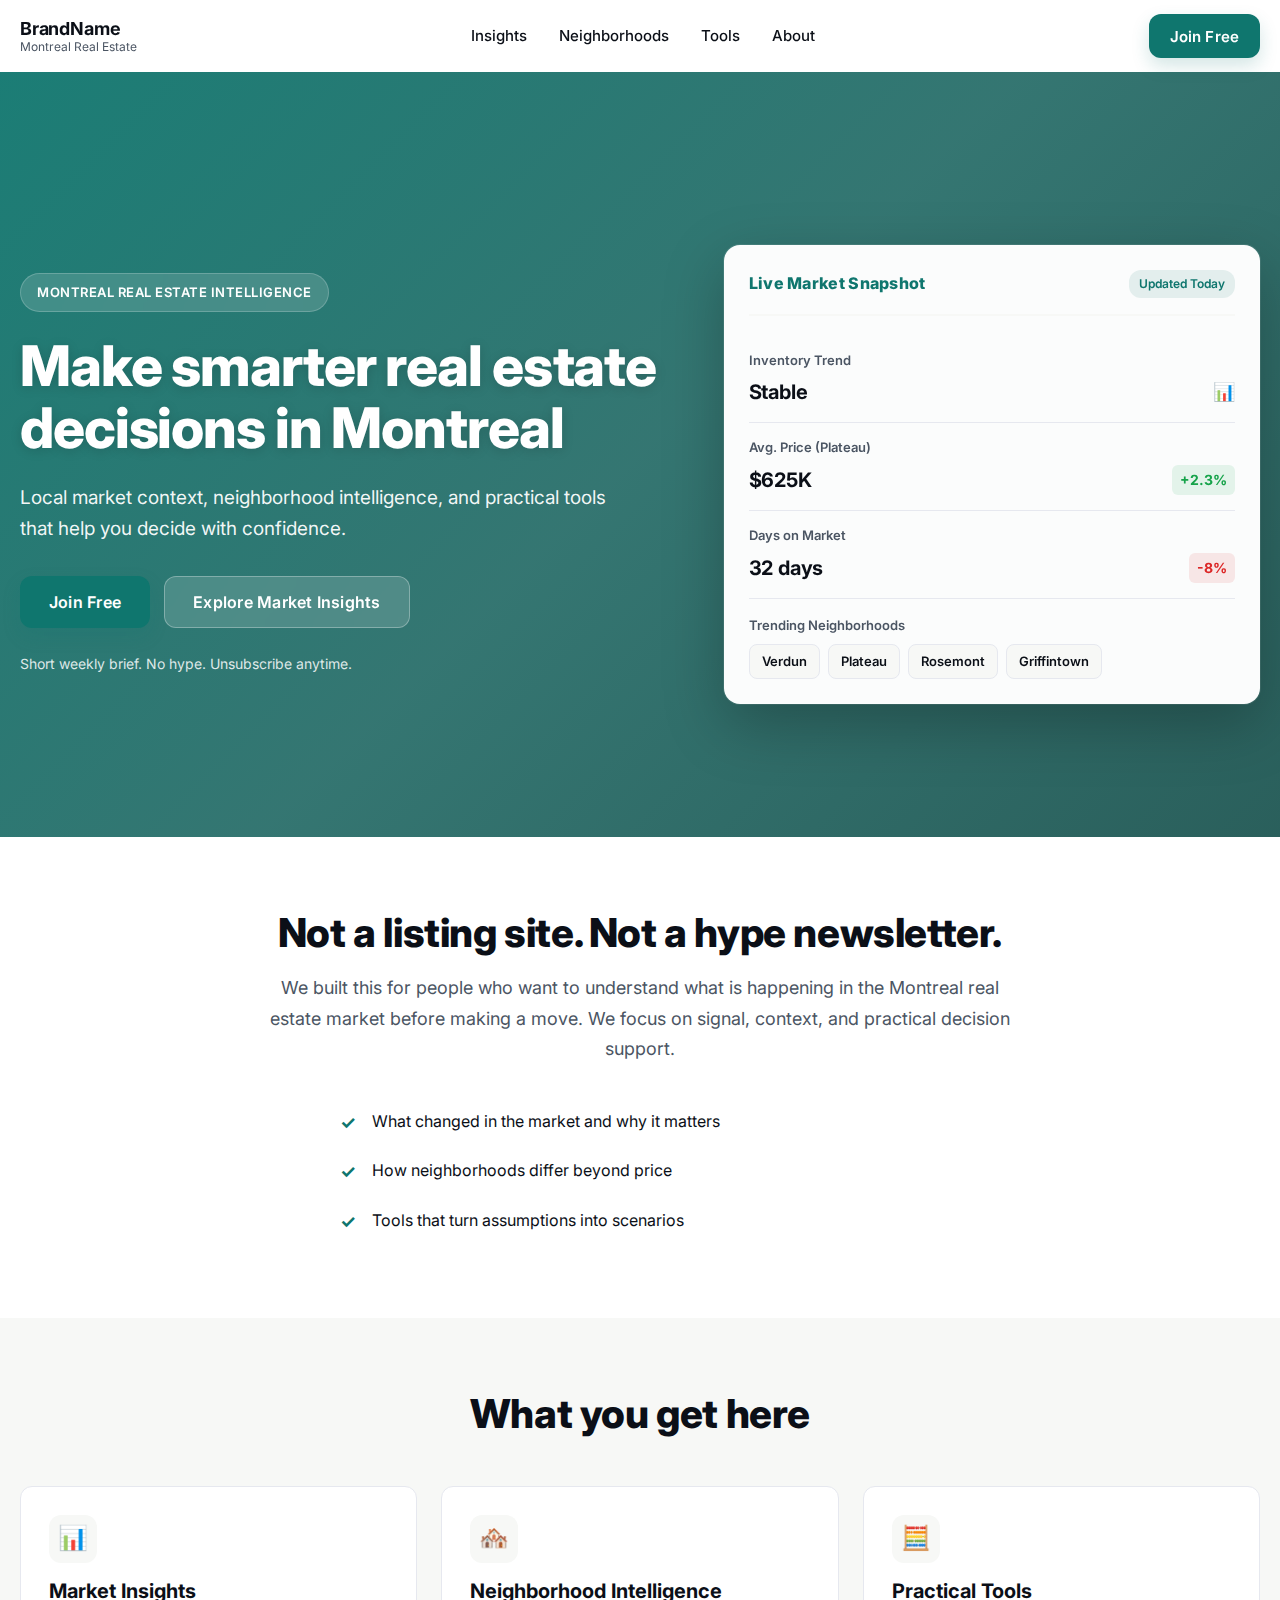
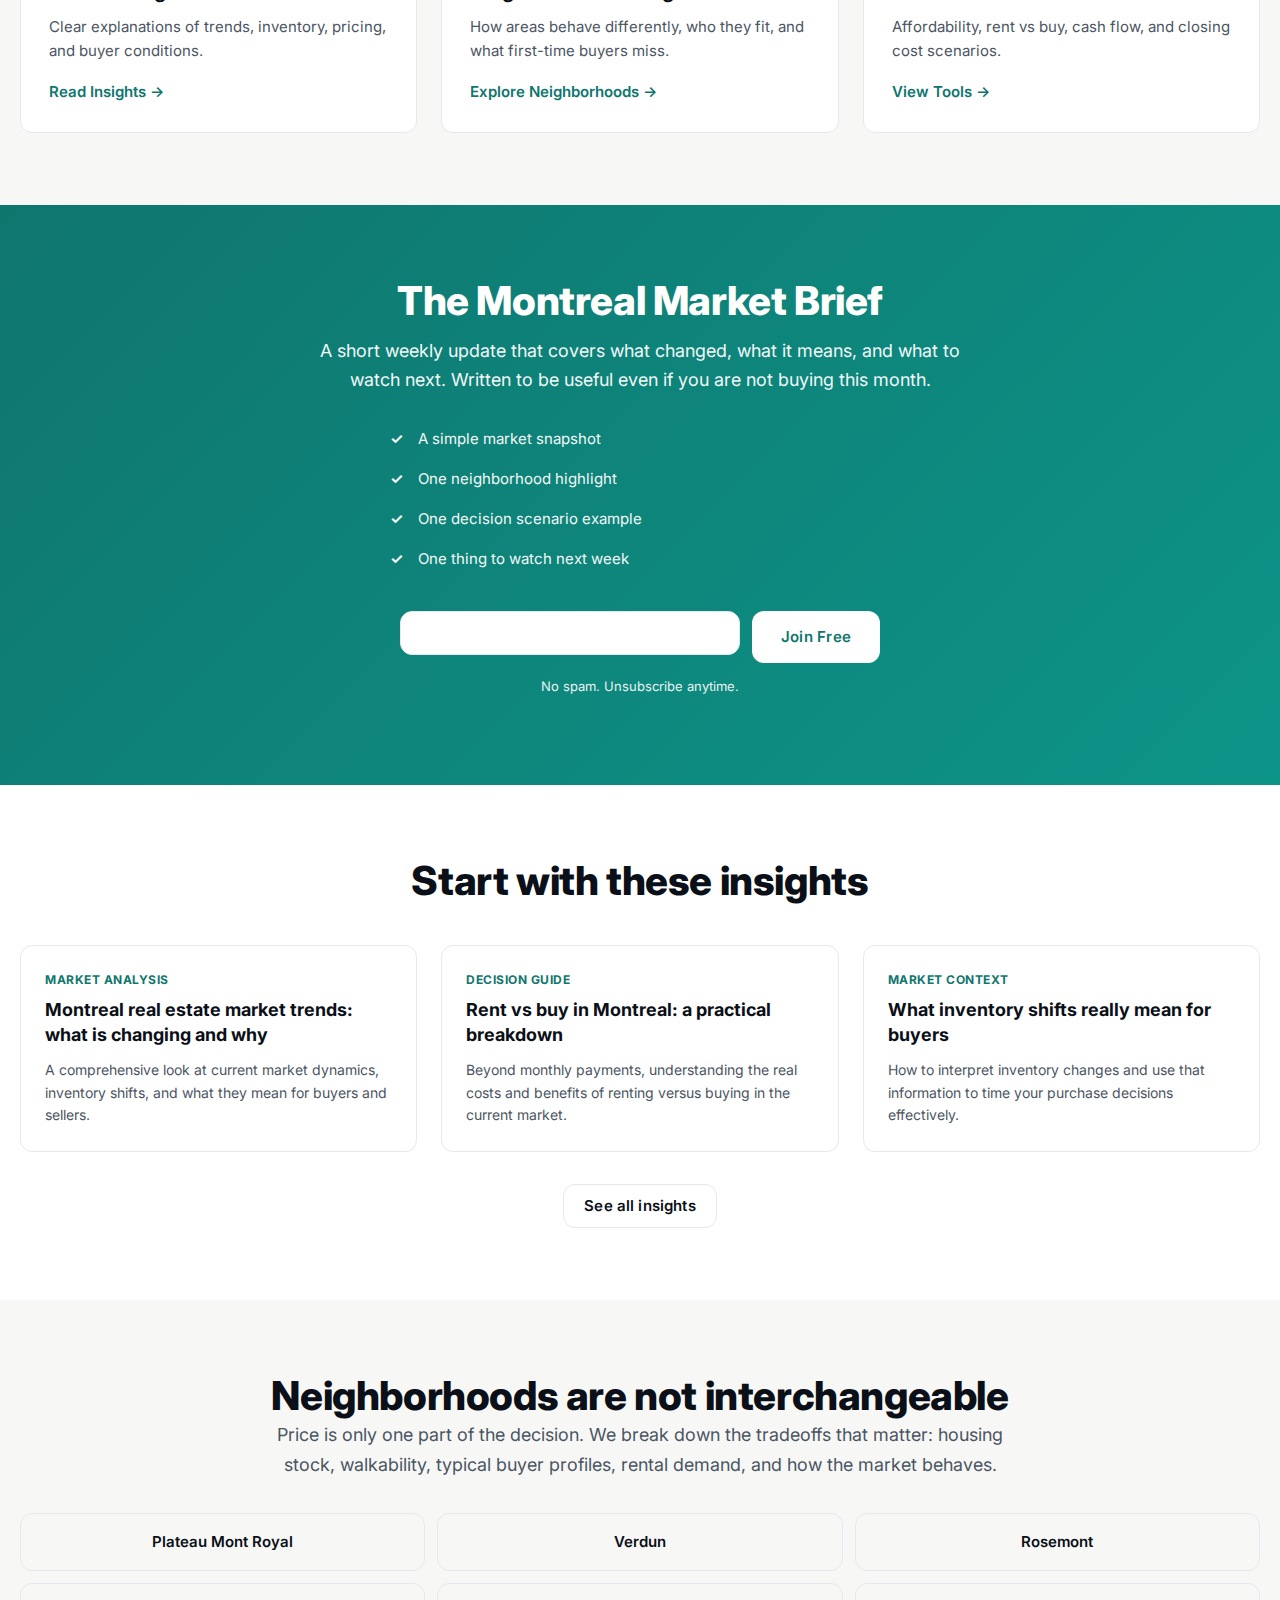
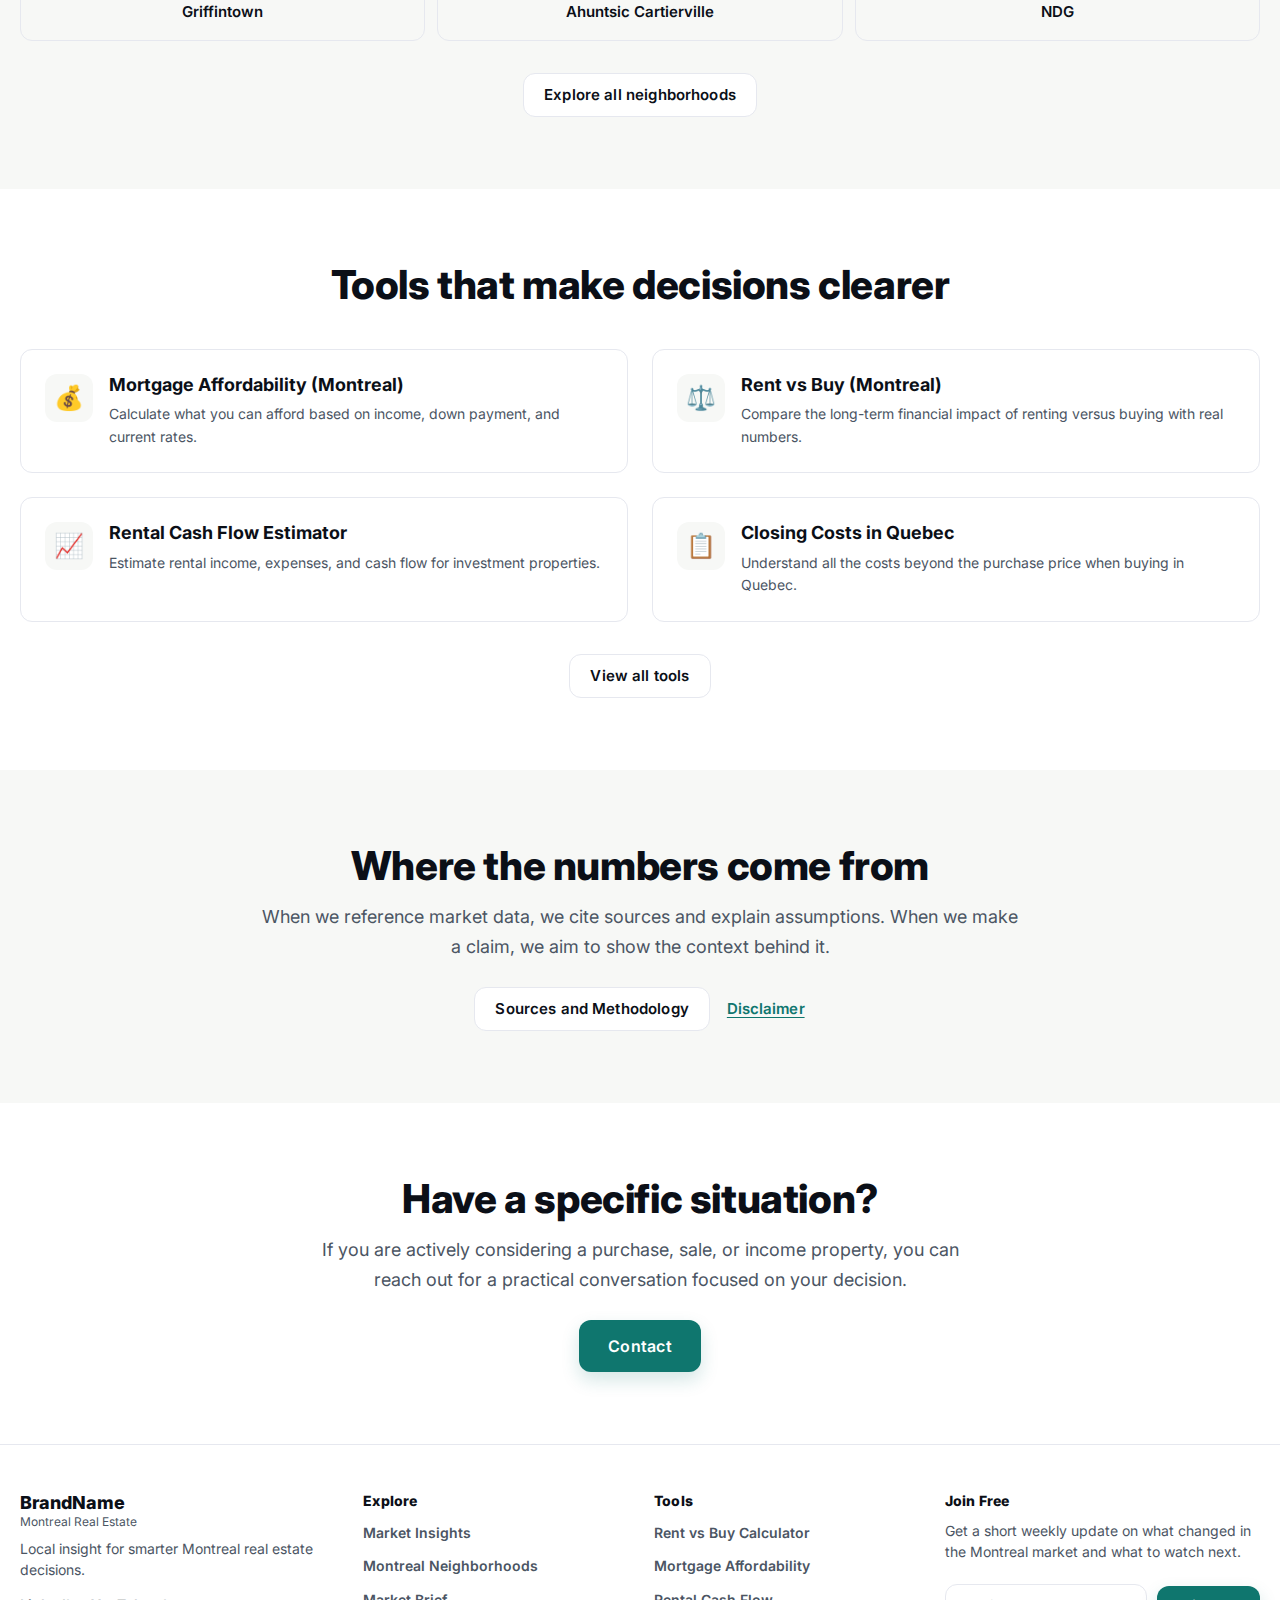
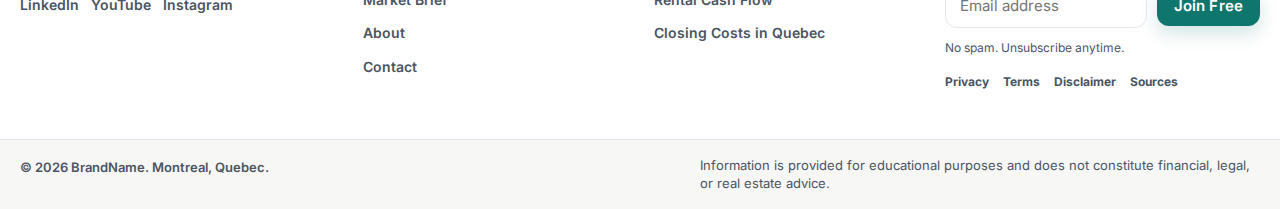
<file: website/index.html>
<!DOCTYPE html>
<html lang="en">
<head>
  <meta charset="UTF-8">
  <meta name="viewport" content="width=device-width, initial-scale=1.0">

  <!-- SEO Meta Tags -->
  <title>Montreal Real Estate Insights and Tools | BrandName</title>
  <meta name="description" content="Clear market insights, neighborhood intelligence, and practical tools to help you make smarter real estate decisions in Montreal.">

  <!-- Open Graph Meta Tags -->
  <meta property="og:type" content="website">
  <meta property="og:title" content="Montreal Real Estate Insights and Tools | BrandName">
  <meta property="og:description" content="Clear market insights, neighborhood intelligence, and practical tools to help you make smarter real estate decisions in Montreal.">
  <meta property="og:url" content="https://yourdomain.com/">
  <meta property="og:site_name" content="BrandName">

  <!-- Favicon -->
  <link rel="icon" type="image/svg+xml" href="/favicon.svg">

  <!-- Preconnect to fonts -->
  <link rel="preconnect" href="https://fonts.googleapis.com">
  <link rel="preconnect" href="https://fonts.gstatic.com" crossorigin>
  <link href="https://fonts.googleapis.com/css2?family=Inter:wght@400;500;600;700;800&display=swap" rel="stylesheet">

  <!-- Stylesheets -->
  <link rel="stylesheet" href="css/global.css">
  <link rel="stylesheet" href="css/navbar.css">
  <link rel="stylesheet" href="css/footer.css">
  <link rel="stylesheet" href="css/homepage.css">

  <!-- Schema.org Structured Data -->
  <script type="application/ld+json">
  {
    "@context": "https://schema.org",
    "@type": "Organization",
    "name": "BrandName",
    "description": "Montreal real estate intelligence platform",
    "url": "https://yourdomain.com",
    "address": {
      "@type": "PostalAddress",
      "addressLocality": "Montreal",
      "addressRegion": "QC",
      "addressCountry": "CA"
    }
  }
  </script>

  <script type="application/ld+json">
  {
    "@context": "https://schema.org",
    "@type": "WebSite",
    "name": "BrandName",
    "url": "https://yourdomain.com",
    "description": "Montreal real estate insights and tools"
  }
  </script>
</head>
<body>

  <!-- Skip Link for Accessibility -->
  <a class="skip-link" href="#main">Skip to content</a>

  <!-- Header / Navbar -->
  <header class="site-header" role="banner">
    <nav class="navbar" aria-label="Primary">
      <div class="navbar__inner">

        <!-- Logo -->
        <a class="brand" href="/">
          <span class="brand__name">BrandName</span>
          <span class="brand__sub">Montreal Real Estate</span>
        </a>

        <!-- Desktop Navigation -->
        <ul class="nav" role="list">
          <li class="nav__item">
            <a class="nav__link" href="/insights">Insights</a>
          </li>
          <li class="nav__item">
            <a class="nav__link" href="/neighborhoods">Neighborhoods</a>
          </li>
          <li class="nav__item">
            <a class="nav__link" href="/tools">Tools</a>
          </li>
          <li class="nav__item">
            <a class="nav__link" href="/about">About</a>
          </li>
        </ul>

        <!-- Right Actions -->
        <div class="navbar__actions">
          <a class="btn btn--primary" href="/join">Join Free</a>

          <!-- Mobile Toggle -->
          <button class="icon-btn" type="button" aria-label="Open menu" aria-expanded="false" aria-controls="mobileMenu">
            <span class="icon-btn__bars" aria-hidden="true"></span>
          </button>
        </div>

      </div>

      <!-- Mobile Menu -->
      <div class="mobile-menu" id="mobileMenu" hidden>
        <ul class="mobile-menu__list" role="list">
          <li><a class="mobile-menu__link" href="/insights">Insights</a></li>
          <li><a class="mobile-menu__link" href="/neighborhoods">Neighborhoods</a></li>
          <li><a class="mobile-menu__link" href="/tools">Tools</a></li>
          <li><a class="mobile-menu__link" href="/about">About</a></li>
        </ul>
        <div class="mobile-menu__actions">
          <a class="btn btn--primary btn--full" href="/join">Join Free</a>
        </div>
      </div>
    </nav>
  </header>

  <!-- Main Content -->
  <main id="main">

    <!-- Hero Section -->
    <section class="hero">
      <div class="hero__background"></div>
      <div class="hero__overlay"></div>

      <div class="hero__container">
        <div class="hero__content">
          <div class="hero__badge">Montreal Real Estate Intelligence</div>
          <h1 class="hero__title">Make smarter real estate decisions in Montreal</h1>
          <p class="hero__subtitle">Local market context, neighborhood intelligence, and practical tools that help you decide with confidence.</p>

          <div class="hero__actions">
            <a class="btn btn--primary btn--lg" href="/join">Join Free</a>
            <a class="btn btn--secondary btn--lg" href="/insights">Explore Market Insights</a>
          </div>

          <p class="hero__trust">Short weekly brief. No hype. Unsubscribe anytime.</p>
        </div>

        <div class="hero__visual">
          <div class="market-snapshot">
            <div class="market-snapshot__header">
              <h2 class="market-snapshot__title">Live Market Snapshot</h2>
              <span class="market-snapshot__status">Updated Today</span>
            </div>

            <div class="market-snapshot__item">
              <span class="market-snapshot__label">Inventory Trend</span>
              <div class="market-snapshot__value-row">
                <span class="market-snapshot__value">Stable</span>
                <span class="market-snapshot__icon">📊</span>
              </div>
            </div>

            <div class="market-snapshot__item">
              <span class="market-snapshot__label">Avg. Price (Plateau)</span>
              <div class="market-snapshot__value-row">
                <span class="market-snapshot__value">$625K</span>
                <span class="market-snapshot__change market-snapshot__change--up">+2.3%</span>
              </div>
            </div>

            <div class="market-snapshot__item">
              <span class="market-snapshot__label">Days on Market</span>
              <div class="market-snapshot__value-row">
                <span class="market-snapshot__value">32 days</span>
                <span class="market-snapshot__change market-snapshot__change--down">-8%</span>
              </div>
            </div>

            <div class="market-snapshot__item market-snapshot__item--neighborhoods">
              <span class="market-snapshot__label">Trending Neighborhoods</span>
              <div class="market-snapshot__neighborhoods">
                <span class="market-snapshot__tag">Verdun</span>
                <span class="market-snapshot__tag">Plateau</span>
                <span class="market-snapshot__tag">Rosemont</span>
                <span class="market-snapshot__tag">Griffintown</span>
              </div>
            </div>
          </div>
        </div>
      </div>
    </section>

    <!-- Positioning Section -->
    <section class="section positioning">
      <div class="container">
        <h2 class="positioning__title">Not a listing site. Not a hype newsletter.</h2>
        <p class="positioning__description">
          We built this for people who want to understand what is happening in the Montreal real estate market before making a move. We focus on signal, context, and practical decision support.
        </p>

        <ul class="positioning__list">
          <li>What changed in the market and why it matters</li>
          <li>How neighborhoods differ beyond price</li>
          <li>Tools that turn assumptions into scenarios</li>
        </ul>
      </div>
    </section>

    <!-- Value Props Section -->
    <section class="section section--muted">
      <div class="container">
        <h2 class="text-center mb-5">What you get here</h2>

        <div class="value-props__grid">
          <div class="value-card">
            <div class="value-card__icon">📊</div>
            <h3 class="value-card__title">Market Insights</h3>
            <p class="value-card__description">Clear explanations of trends, inventory, pricing, and buyer conditions.</p>
            <a class="value-card__link" href="/insights">Read Insights →</a>
          </div>

          <div class="value-card">
            <div class="value-card__icon">🏘️</div>
            <h3 class="value-card__title">Neighborhood Intelligence</h3>
            <p class="value-card__description">How areas behave differently, who they fit, and what first-time buyers miss.</p>
            <a class="value-card__link" href="/neighborhoods">Explore Neighborhoods →</a>
          </div>

          <div class="value-card">
            <div class="value-card__icon">🧮</div>
            <h3 class="value-card__title">Practical Tools</h3>
            <p class="value-card__description">Affordability, rent vs buy, cash flow, and closing cost scenarios.</p>
            <a class="value-card__link" href="/tools">View Tools →</a>
          </div>
        </div>
      </div>
    </section>

    <!-- Newsletter Section -->
    <section class="section newsletter">
      <div class="container">
        <h2 class="newsletter__title">The Montreal Market Brief</h2>
        <p class="newsletter__description">
          A short weekly update that covers what changed, what it means, and what to watch next. Written to be useful even if you are not buying this month.
        </p>

        <ul class="newsletter__features">
          <li>A simple market snapshot</li>
          <li>One neighborhood highlight</li>
          <li>One decision scenario example</li>
          <li>One thing to watch next week</li>
        </ul>

        <form class="newsletter__form" action="/join" method="get">
          <label class="sr-only" for="hero-email">Email address</label>
          <input
            class="newsletter__input"
            id="hero-email"
            name="email"
            type="email"
            placeholder="Email address"
            autocomplete="email"
            required
          />
          <button class="btn newsletter__btn" type="submit">Join Free</button>
        </form>

        <p class="newsletter__fineprint">No spam. Unsubscribe anytime.</p>
      </div>
    </section>

    <!-- Featured Insights Section -->
    <section class="section">
      <div class="container">
        <div class="insights__header">
          <h2>Start with these insights</h2>
        </div>

        <div class="insights__grid">
          <a class="insight-card" href="/insights/montreal-real-estate-market-trends">
            <div class="insight-card__content">
              <span class="insight-card__label">Market Analysis</span>
              <h3 class="insight-card__title">Montreal real estate market trends: what is changing and why</h3>
              <p class="insight-card__summary">A comprehensive look at current market dynamics, inventory shifts, and what they mean for buyers and sellers.</p>
            </div>
          </a>

          <a class="insight-card" href="/insights/rent-vs-buy-montreal">
            <div class="insight-card__content">
              <span class="insight-card__label">Decision Guide</span>
              <h3 class="insight-card__title">Rent vs buy in Montreal: a practical breakdown</h3>
              <p class="insight-card__summary">Beyond monthly payments, understanding the real costs and benefits of renting versus buying in the current market.</p>
            </div>
          </a>

          <a class="insight-card" href="/insights/inventory-shifts-meaning">
            <div class="insight-card__content">
              <span class="insight-card__label">Market Context</span>
              <h3 class="insight-card__title">What inventory shifts really mean for buyers</h3>
              <p class="insight-card__summary">How to interpret inventory changes and use that information to time your purchase decisions effectively.</p>
            </div>
          </a>
        </div>

        <div class="insights__cta">
          <a class="btn btn--secondary" href="/insights">See all insights</a>
        </div>
      </div>
    </section>

    <!-- Neighborhoods Section -->
    <section class="section section--muted">
      <div class="container">
        <div class="neighborhoods__header">
          <h2>Neighborhoods are not interchangeable</h2>
          <p class="neighborhoods__description">
            Price is only one part of the decision. We break down the tradeoffs that matter: housing stock, walkability, typical buyer profiles, rental demand, and how the market behaves.
          </p>
        </div>

        <div class="neighborhoods__grid">
          <a class="neighborhood-link" href="/neighborhoods/plateau-mont-royal">Plateau Mont Royal</a>
          <a class="neighborhood-link" href="/neighborhoods/verdun">Verdun</a>
          <a class="neighborhood-link" href="/neighborhoods/rosemont">Rosemont</a>
          <a class="neighborhood-link" href="/neighborhoods/griffintown">Griffintown</a>
          <a class="neighborhood-link" href="/neighborhoods/ahuntsic-cartierville">Ahuntsic Cartierville</a>
          <a class="neighborhood-link" href="/neighborhoods/ndg">NDG</a>
        </div>

        <div class="neighborhoods__cta">
          <a class="btn btn--secondary" href="/neighborhoods">Explore all neighborhoods</a>
        </div>
      </div>
    </section>

    <!-- Tools Section -->
    <section class="section">
      <div class="container">
        <div class="tools__header">
          <h2>Tools that make decisions clearer</h2>
        </div>

        <div class="tools__grid">
          <a class="tool-card" href="/tools/mortgage-affordability-montreal">
            <div class="tool-card__icon">💰</div>
            <div class="tool-card__content">
              <h3 class="tool-card__title">Mortgage Affordability (Montreal)</h3>
              <p class="tool-card__description">Calculate what you can afford based on income, down payment, and current rates.</p>
            </div>
          </a>

          <a class="tool-card" href="/tools/rent-vs-buy-montreal">
            <div class="tool-card__icon">⚖️</div>
            <div class="tool-card__content">
              <h3 class="tool-card__title">Rent vs Buy (Montreal)</h3>
              <p class="tool-card__description">Compare the long-term financial impact of renting versus buying with real numbers.</p>
            </div>
          </a>

          <a class="tool-card" href="/tools/rental-cash-flow-estimator">
            <div class="tool-card__icon">📈</div>
            <div class="tool-card__content">
              <h3 class="tool-card__title">Rental Cash Flow Estimator</h3>
              <p class="tool-card__description">Estimate rental income, expenses, and cash flow for investment properties.</p>
            </div>
          </a>

          <a class="tool-card" href="/tools/closing-costs-quebec">
            <div class="tool-card__icon">📋</div>
            <div class="tool-card__content">
              <h3 class="tool-card__title">Closing Costs in Quebec</h3>
              <p class="tool-card__description">Understand all the costs beyond the purchase price when buying in Quebec.</p>
            </div>
          </a>
        </div>

        <div class="tools__cta">
          <a class="btn btn--secondary" href="/tools">View all tools</a>
        </div>
      </div>
    </section>

    <!-- Methodology Section -->
    <section class="section methodology">
      <div class="container">
        <h2 class="methodology__title">Where the numbers come from</h2>
        <p class="methodology__description">
          When we reference market data, we cite sources and explain assumptions. When we make a claim, we aim to show the context behind it.
        </p>

        <div class="methodology__links">
          <a class="btn btn--secondary" href="/sources">Sources and Methodology</a>
          <a class="btn btn--text" href="/disclaimer">Disclaimer</a>
        </div>
      </div>
    </section>

    <!-- Contact Section -->
    <section class="section contact">
      <div class="container">
        <h2 class="contact__title">Have a specific situation?</h2>
        <p class="contact__description">
          If you are actively considering a purchase, sale, or income property, you can reach out for a practical conversation focused on your decision.
        </p>

        <div>
          <a class="btn btn--primary btn--lg" href="/contact">Contact</a>
        </div>
      </div>
    </section>

  </main>

  <!-- Footer -->
  <footer class="site-footer" role="contentinfo">
    <div class="footer__inner">

      <!-- Column 1: Brand -->
      <div class="footer__col footer__brand">
        <a class="footer__logo" href="/">
          <span class="footer__logoName">BrandName</span>
          <span class="footer__logoSub">Montreal Real Estate</span>
        </a>

        <p class="footer__tagline">
          Local insight for smarter Montreal real estate decisions.
        </p>

        <div class="footer__social" aria-label="Social links">
          <a class="footer__socialLink" href="https://linkedin.com" rel="noopener" target="_blank">LinkedIn</a>
          <a class="footer__socialLink" href="https://youtube.com" rel="noopener" target="_blank">YouTube</a>
          <a class="footer__socialLink" href="https://instagram.com" rel="noopener" target="_blank">Instagram</a>
        </div>
      </div>

      <!-- Column 2: Explore -->
      <nav class="footer__col" aria-label="Explore">
        <h3 class="footer__heading">Explore</h3>
        <ul class="footer__list" role="list">
          <li><a class="footer__link" href="/insights">Market Insights</a></li>
          <li><a class="footer__link" href="/neighborhoods">Montreal Neighborhoods</a></li>
          <li><a class="footer__link" href="/market-brief">Market Brief</a></li>
          <li><a class="footer__link" href="/about">About</a></li>
          <li><a class="footer__link" href="/contact">Contact</a></li>
        </ul>
      </nav>

      <!-- Column 3: Tools -->
      <nav class="footer__col" aria-label="Tools">
        <h3 class="footer__heading">Tools</h3>
        <ul class="footer__list" role="list">
          <li><a class="footer__link" href="/tools/rent-vs-buy-montreal">Rent vs Buy Calculator</a></li>
          <li><a class="footer__link" href="/tools/mortgage-affordability-montreal">Mortgage Affordability</a></li>
          <li><a class="footer__link" href="/tools/cash-flow-rental-property">Rental Cash Flow</a></li>
          <li><a class="footer__link" href="/tools/closing-costs-quebec">Closing Costs in Quebec</a></li>
        </ul>
      </nav>

      <!-- Column 4: Join + Legal -->
      <div class="footer__col footer__cta">
        <h3 class="footer__heading">Join Free</h3>
        <p class="footer__ctaText">
          Get a short weekly update on what changed in the Montreal market and what to watch next.
        </p>

        <form class="footer__form" action="/join" method="get">
          <label class="sr-only" for="footer-email">Email address</label>
          <input
            class="footer__input"
            id="footer-email"
            name="email"
            type="email"
            placeholder="Email address"
            autocomplete="email"
            required
          />
          <button class="btn btn--primary footer__btn" type="submit">Join Free</button>
        </form>

        <p class="footer__fineprint">
          No spam. Unsubscribe anytime.
        </p>

        <div class="footer__meta">
          <a class="footer__metaLink" href="/privacy">Privacy</a>
          <a class="footer__metaLink" href="/terms">Terms</a>
          <a class="footer__metaLink" href="/disclaimer">Disclaimer</a>
          <a class="footer__metaLink" href="/sources">Sources</a>
        </div>
      </div>

    </div>

    <!-- Bottom Bar -->
    <div class="footer__bottom">
      <div class="footer__bottomInner">
        <p class="footer__copyright">
          © <span id="year"></span> BrandName. Montreal, Quebec.
        </p>

        <p class="footer__disclaimer">
          Information is provided for educational purposes and does not constitute financial, legal, or real estate advice.
        </p>
      </div>
    </div>
  </footer>

  <!-- Scripts -->
  <script src="js/navbar.js"></script>
  <script src="js/footer.js"></script>

</body>
</html>
</file>
<file: website/css/global.css>
/* ============================================
   GLOBAL STYLES & DESIGN SYSTEM
   Montreal Real Estate Intelligence Platform
   ============================================ */

/* CSS Variables - Design System */
:root {
  /* Colors - Core Palette */
  --ink: #0B0F17;
  --slate: #4B5563;
  --surface: #FFFFFF;
  --surfaceMuted: #F7F8F6;
  --border: #E6E8EF;

  /* Colors - Accent */
  --accent: #0F766E;
  --accentHover: #0D9488;

  /* Colors - Utility */
  --positive: #16A34A;
  --warning: #D97706;
  --negative: #DC2626;

  /* Spacing & Layout */
  --radius: 12px;
  --container: 1280px;
  --sectionSpacing: 72px;

  /* Shadows */
  --shadow: 0 10px 30px rgba(11, 15, 23, 0.06);
  --shadowSoft: 0 6px 18px rgba(11, 15, 23, 0.06);

  /* Navigation */
  --navH: 72px;
  --navHScrolled: 60px;
}

/* Reset & Base Styles */
*, *::before, *::after {
  box-sizing: border-box;
}

html {
  scroll-behavior: smooth;
}

body {
  margin: 0;
  padding: 0;
  font-family: 'Inter', system-ui, -apple-system, 'Segoe UI', Roboto, Arial, sans-serif;
  font-size: 16px;
  line-height: 1.6;
  color: var(--ink);
  background: var(--surface);
  -webkit-font-smoothing: antialiased;
  -moz-osx-font-smoothing: grayscale;
  text-rendering: optimizeLegibility;
}

/* Typography Scale */
h1, h2, h3, h4, h5, h6 {
  margin: 0;
  font-weight: 700;
  line-height: 1.2;
  color: var(--ink);
  text-rendering: optimizeLegibility;
}

h1 {
  font-size: clamp(36px, 5vw, 56px);
  font-weight: 800;
  letter-spacing: -0.02em;
}

h2 {
  font-size: clamp(28px, 4vw, 40px);
  font-weight: 800;
  letter-spacing: -0.01em;
}

h3 {
  font-size: clamp(22px, 3vw, 28px);
  font-weight: 700;
}

h4 {
  font-size: 20px;
  font-weight: 700;
}

p {
  margin: 0 0 16px 0;
  line-height: 1.7;
}

a {
  color: var(--accent);
  transition: color 150ms ease;
}

a:hover:not(.btn) {
  color: var(--accentHover);
}

ul, ol {
  margin: 0;
  padding: 0;
}

/* Layout Utilities */
.container {
  max-width: var(--container);
  margin: 0 auto;
  padding: 0 20px;
}

.section {
  padding: var(--sectionSpacing) 0;
}

.section--muted {
  background: var(--surfaceMuted);
}

/* Accessibility */
.sr-only {
  position: absolute;
  width: 1px;
  height: 1px;
  padding: 0;
  margin: -1px;
  overflow: hidden;
  clip: rect(0, 0, 0, 0);
  white-space: nowrap;
  border: 0;
}

.skip-link {
  position: absolute;
  left: -999px;
  top: auto;
  width: 1px;
  height: 1px;
  overflow: hidden;
  z-index: 2000;
}

.skip-link:focus {
  left: 16px;
  top: 16px;
  width: auto;
  height: auto;
  padding: 12px 16px;
  background: var(--surface);
  border: 2px solid var(--accent);
  border-radius: var(--radius);
  color: var(--ink);
  text-decoration: none;
  font-weight: 600;
  box-shadow: var(--shadow);
}

/* Button System */
.btn {
  display: inline-flex;
  align-items: center;
  justify-content: center;
  text-decoration: none;
  border-radius: var(--radius);
  height: 44px;
  padding: 0 20px;
  font-size: 15px;
  font-weight: 600;
  letter-spacing: 0.01em;
  line-height: 1;
  border: 1px solid transparent;
  cursor: pointer;
  transition: transform 150ms ease, box-shadow 150ms ease, background-color 150ms ease, border-color 150ms ease, color 150ms ease;
  font-family: inherit;
  -webkit-font-smoothing: antialiased;
  -moz-osx-font-smoothing: grayscale;
  text-rendering: optimizeLegibility;
}

.btn--primary {
  background: var(--accent);
  color: #fff;
  box-shadow: 0 8px 18px rgba(15, 118, 110, 0.18);
}

.btn--primary:hover {
  background: var(--accentHover);
  color: #ffffff !important;
  transform: translateY(-1px);
  box-shadow: 0 10px 24px rgba(15, 118, 110, 0.24);
  text-shadow: 0 1px 2px rgba(0, 0, 0, 0.1);
}

.btn--secondary {
  background: var(--surface);
  color: var(--ink);
  border: 1px solid var(--border);
}

.btn--secondary:hover {
  border-color: var(--accent);
  background: rgba(15, 118, 110, 0.04);
  color: var(--ink);
  transform: translateY(-1px);
}

.btn--text {
  background: transparent;
  color: var(--accent);
  padding: 0;
  height: auto;
  font-weight: 600;
  letter-spacing: 0.005em;
  text-decoration: underline;
  text-decoration-thickness: 1px;
  text-underline-offset: 3px;
}

.btn--text:hover {
  color: var(--accentHover);
}

.btn--full {
  width: 100%;
}

.btn--lg {
  height: 52px;
  padding: 0 28px;
  font-size: 16px;
  letter-spacing: 0.015em;
}

/* Focus States for Accessibility */
.btn:focus-visible,
a:focus-visible,
input:focus-visible,
textarea:focus-visible,
button:focus-visible {
  outline: 2px solid rgba(15, 118, 110, 0.45);
  outline-offset: 3px;
}

/* Card Component */
.card {
  background: var(--surface);
  border: 1px solid var(--border);
  border-radius: var(--radius);
  padding: 24px;
  transition: box-shadow 200ms ease, transform 200ms ease;
}

.card:hover {
  box-shadow: var(--shadowSoft);
  transform: translateY(-2px);
}

.card__label {
  display: inline-block;
  font-size: 12px;
  font-weight: 700;
  text-transform: uppercase;
  letter-spacing: 0.5px;
  color: var(--accent);
  margin-bottom: 8px;
}

.card__title {
  font-size: 20px;
  font-weight: 700;
  margin: 0 0 12px 0;
  color: var(--ink);
}

.card__description {
  font-size: 15px;
  line-height: 1.6;
  color: var(--slate);
  margin: 0 0 16px 0;
}

.card__link {
  font-size: 15px;
  font-weight: 600;
  color: var(--accent);
  text-decoration: none;
  display: inline-flex;
  align-items: center;
  gap: 6px;
}

.card__link:hover {
  text-decoration: underline;
  text-underline-offset: 3px;
}

/* Form Elements */
input[type="text"],
input[type="email"],
input[type="tel"],
textarea {
  width: 100%;
  height: 44px;
  padding: 0 14px;
  border: 1px solid var(--border);
  border-radius: var(--radius);
  font-size: 15px;
  font-family: inherit;
  color: var(--ink);
  background: var(--surface);
  transition: border-color 150ms ease, box-shadow 150ms ease;
}

textarea {
  height: auto;
  padding: 12px 14px;
  min-height: 120px;
  resize: vertical;
}

input:focus,
textarea:focus {
  outline: none;
  border-color: rgba(15, 118, 110, 0.45);
  box-shadow: 0 0 0 3px rgba(15, 118, 110, 0.12);
}

label {
  display: block;
  font-size: 14px;
  font-weight: 600;
  color: var(--ink);
  margin-bottom: 6px;
}

/* Grid Utilities */
.grid {
  display: grid;
  gap: 24px;
}

.grid--2 {
  grid-template-columns: repeat(2, 1fr);
}

.grid--3 {
  grid-template-columns: repeat(3, 1fr);
}

.grid--4 {
  grid-template-columns: repeat(4, 1fr);
}

/* Responsive Grid */
@media (max-width: 1000px) {
  .grid--3,
  .grid--4 {
    grid-template-columns: repeat(2, 1fr);
  }
}

@media (max-width: 620px) {
  :root {
    --sectionSpacing: 48px;
  }

  .grid--2,
  .grid--3,
  .grid--4 {
    grid-template-columns: 1fr;
  }

  .container {
    padding: 0 16px;
  }
}

/* Text Utilities */
.text-center {
  text-align: center;
}

.text-slate {
  color: var(--slate);
}

.text-accent {
  color: var(--accent);
}

.text-lg {
  font-size: 18px;
  line-height: 1.7;
}

.text-sm {
  font-size: 14px;
}

.text-xs {
  font-size: 13px;
}

.font-bold {
  font-weight: 700;
}

.font-semibold {
  font-weight: 600;
}

/* Spacing Utilities */
.mt-0 { margin-top: 0; }
.mt-1 { margin-top: 8px; }
.mt-2 { margin-top: 16px; }
.mt-3 { margin-top: 24px; }
.mt-4 { margin-top: 32px; }
.mt-5 { margin-top: 48px; }

.mb-0 { margin-bottom: 0; }
.mb-1 { margin-bottom: 8px; }
.mb-2 { margin-bottom: 16px; }
.mb-3 { margin-bottom: 24px; }
.mb-4 { margin-bottom: 32px; }
.mb-5 { margin-bottom: 48px; }

/* Main Content Area */
#main {
  min-height: calc(100vh - var(--navH) - 400px);
}
</file>
<file: website/css/navbar.css>
/* ============================================
   NAVBAR COMPONENT
   Sticky header with scroll states
   ============================================ */

.site-header {
  position: sticky;
  top: 0;
  z-index: 1000;
}

.navbar {
  height: var(--navH);
  transition: height 200ms ease, background-color 200ms ease, box-shadow 200ms ease, border-color 200ms ease;
  background: rgba(255, 255, 255, 0.86);
  backdrop-filter: blur(10px);
  -webkit-backdrop-filter: blur(10px);
}

.navbar.is-scrolled {
  height: var(--navHScrolled);
  background: var(--surface);
  border-bottom: 1px solid var(--border);
  box-shadow: var(--shadowSoft);
  backdrop-filter: blur(8px);
  -webkit-backdrop-filter: blur(8px);
}

.navbar__inner {
  max-width: var(--container);
  margin: 0 auto;
  padding: 0 20px;
  height: 100%;
  display: flex;
  align-items: center;
  justify-content: space-between;
  gap: 18px;
}

/* Brand/Logo */
.brand {
  display: flex;
  flex-direction: column;
  text-decoration: none;
  line-height: 1.1;
}

.brand__name {
  font-weight: 700;
  font-size: 18px;
  color: var(--ink);
  letter-spacing: -0.01em;
}

.brand__sub {
  font-size: 12px;
  color: var(--slate);
  margin-top: 2px;
}

/* Desktop Navigation */
.nav {
  list-style: none;
  display: flex;
  gap: 8px;
  margin: 0;
  padding: 0;
  align-items: center;
}

.nav__item {
  margin: 0;
}

.nav__link {
  position: relative;
  display: inline-flex;
  align-items: center;
  padding: 10px 12px;
  text-decoration: none;
  color: var(--ink);
  font-size: 15px;
  font-weight: 500;
  border-radius: 999px;
  transition: color 150ms ease, background-color 150ms ease;
}

.nav__link::after {
  content: "";
  position: absolute;
  left: 50%;
  bottom: 6px;
  transform: translateX(-50%);
  height: 2px;
  width: 0%;
  border-radius: 999px;
  background: var(--accent);
  transition: width 160ms ease;
}

.nav__link:hover {
  color: var(--accent);
}

.nav__link:hover::after {
  width: 70%;
}

/* Active link state */
.nav__link[aria-current="page"] {
  color: var(--accent);
}

.nav__link[aria-current="page"]::after {
  width: 70%;
}

/* Navbar Actions */
.navbar__actions {
  display: flex;
  align-items: center;
  gap: 10px;
}

/* Mobile Menu Toggle Button */
.icon-btn {
  display: none;
  height: 40px;
  width: 44px;
  border-radius: var(--radius);
  border: 1px solid var(--border);
  background: var(--surface);
  cursor: pointer;
  transition: border-color 150ms ease, background-color 150ms ease;
}

.icon-btn:hover {
  border-color: var(--accent);
  background: var(--surfaceMuted);
}

.icon-btn__bars {
  display: block;
  width: 18px;
  height: 2px;
  background: var(--ink);
  position: relative;
  margin: 0 auto;
}

.icon-btn__bars::before,
.icon-btn__bars::after {
  content: "";
  position: absolute;
  left: 0;
  width: 18px;
  height: 2px;
  background: var(--ink);
  transition: transform 200ms ease;
}

.icon-btn__bars::before {
  top: -6px;
}

.icon-btn__bars::after {
  top: 6px;
}

/* Mobile Menu */
.mobile-menu {
  border-top: 1px solid var(--border);
  background: var(--surface);
  padding: 14px 20px 18px;
}

.mobile-menu__list {
  list-style: none;
  padding: 0;
  margin: 0;
  display: flex;
  flex-direction: column;
  gap: 6px;
}

.mobile-menu__link {
  display: block;
  padding: 12px 10px;
  border-radius: var(--radius);
  text-decoration: none;
  color: var(--ink);
  font-weight: 600;
  letter-spacing: 0.005em;
  transition: background-color 150ms ease, color 150ms ease;
}

.mobile-menu__link:hover {
  background: var(--surfaceMuted);
  color: var(--accent);
}

.mobile-menu__link[aria-current="page"] {
  background: var(--surfaceMuted);
  color: var(--accent);
}

.mobile-menu__actions {
  margin-top: 12px;
}

/* Responsive Styles */
@media (max-width: 900px) {
  .nav {
    display: none;
  }

  .icon-btn {
    display: inline-flex;
    align-items: center;
    justify-content: center;
  }

  .brand__sub {
    display: none;
  }

  .navbar__inner {
    padding: 0 16px;
  }
}

@media (max-width: 620px) {
  .brand__name {
    font-size: 16px;
  }
}
</file>
<file: website/css/footer.css>
/* ============================================
   FOOTER COMPONENT
   4-column grid footer with newsletter signup
   ============================================ */

.site-footer {
  background: var(--surface);
  border-top: 1px solid var(--border);
}

.footer__inner {
  max-width: var(--container);
  margin: 0 auto;
  padding: 48px 20px;
  display: grid;
  grid-template-columns: 1.2fr 1fr 1fr 1.2fr;
  gap: 28px;
}

/* Column 1: Brand */
.footer__col {
  display: flex;
  flex-direction: column;
}

.footer__brand {
  /* Specific styles for brand column if needed */
}

.footer__logo {
  display: inline-flex;
  flex-direction: column;
  text-decoration: none;
  line-height: 1.1;
  margin-bottom: 10px;
}

.footer__logoName {
  font-weight: 800;
  font-size: 18px;
  color: var(--ink);
}

.footer__logoSub {
  font-size: 12px;
  color: var(--slate);
  margin-top: 2px;
}

.footer__tagline {
  margin: 0;
  color: var(--slate);
  font-size: 14px;
  line-height: 1.5;
  max-width: 34ch;
}

/* Social Links */
.footer__social {
  margin-top: 14px;
  display: flex;
  gap: 12px;
  flex-wrap: wrap;
}

.footer__socialLink {
  color: var(--slate);
  text-decoration: none;
  font-size: 14px;
  font-weight: 600;
  transition: color 150ms ease;
}

.footer__socialLink:hover {
  color: var(--accent);
  text-decoration: underline;
  text-underline-offset: 3px;
}

/* Footer Headings */
.footer__heading {
  margin: 0 0 10px 0;
  font-size: 14px;
  font-weight: 800;
  color: var(--ink);
  letter-spacing: 0.2px;
}

/* Footer Lists */
.footer__list {
  list-style: none;
  padding: 0;
  margin: 0;
  display: flex;
  flex-direction: column;
  gap: 8px;
}

.footer__list li {
  margin: 0;
}

.footer__link {
  color: var(--slate);
  text-decoration: none;
  font-size: 14px;
  font-weight: 600;
  transition: color 150ms ease;
}

.footer__link:hover {
  color: var(--accent);
  text-decoration: underline;
  text-underline-offset: 3px;
}

/* Newsletter CTA Column */
.footer__cta {
  /* Specific styles for CTA column */
}

.footer__ctaText {
  margin: 0 0 12px 0;
  color: var(--slate);
  font-size: 14px;
  line-height: 1.5;
}

.footer__form {
  display: grid;
  grid-template-columns: 1fr auto;
  gap: 10px;
  align-items: center;
  margin-top: 10px;
}

.footer__input {
  height: 40px;
  border-radius: var(--radius);
  border: 1px solid var(--border);
  padding: 0 12px;
  font-size: 14px;
  outline: none;
  font-family: inherit;
  transition: border-color 150ms ease, box-shadow 150ms ease;
}

.footer__input:focus {
  border-color: rgba(15, 118, 110, 0.45);
  box-shadow: 0 0 0 3px rgba(15, 118, 110, 0.12);
}

.footer__btn {
  height: 40px;
  border-radius: var(--radius);
  padding: 0 16px;
  white-space: nowrap;
}

.footer__fineprint {
  margin: 10px 0 0 0;
  color: var(--slate);
  font-size: 12px;
}

/* Meta Links (Privacy, Terms, Disclaimer) */
.footer__meta {
  margin-top: 14px;
  display: flex;
  gap: 14px;
  flex-wrap: wrap;
}

.footer__metaLink {
  color: var(--slate);
  text-decoration: none;
  font-size: 12px;
  font-weight: 700;
  transition: color 150ms ease;
}

.footer__metaLink:hover {
  color: var(--accent);
  text-decoration: underline;
  text-underline-offset: 3px;
}

/* Bottom Bar */
.footer__bottom {
  border-top: 1px solid var(--border);
  background: var(--surfaceMuted);
}

.footer__bottomInner {
  max-width: var(--container);
  margin: 0 auto;
  padding: 16px 20px;
  display: flex;
  align-items: flex-start;
  justify-content: space-between;
  gap: 20px;
}

.footer__copyright {
  margin: 0;
  color: var(--slate);
  font-size: 13px;
  font-weight: 600;
}

.footer__disclaimer {
  margin: 0;
  color: var(--slate);
  font-size: 13px;
  line-height: 1.4;
  max-width: 70ch;
}

/* Responsive Styles */
@media (max-width: 1000px) {
  .footer__inner {
    grid-template-columns: 1fr 1fr;
  }

  .footer__bottomInner {
    flex-direction: column;
    gap: 12px;
  }
}

@media (max-width: 620px) {
  .footer__inner {
    grid-template-columns: 1fr;
    padding: 34px 16px;
  }

  .footer__form {
    grid-template-columns: 1fr;
  }

  .footer__bottomInner {
    padding: 16px;
  }

  .footer__bottom {
    text-align: center;
  }
}
</file>
<file: website/css/homepage.css>
/* ============================================
   HOMEPAGE SECTIONS
   All homepage-specific component styles
   ============================================ */

/* Hero Section - Full Background Design */
.hero {
  position: relative;
  min-height: 85vh;
  display: flex;
  align-items: center;
  overflow: hidden;
  padding: 120px 0 80px;
}

.hero__background {
  position: absolute;
  inset: 0;
  background: linear-gradient(135deg, #0F766E 0%, #115E59 50%, #134E4A 100%);
  background-image: url('data:image/svg+xml,<svg width="100" height="100" xmlns="http://www.w3.org/2000/svg"><defs><pattern id="grid" width="100" height="100" patternUnits="userSpaceOnUse"><path d="M 100 0 L 0 0 0 100" fill="none" stroke="rgba(255,255,255,0.03)" stroke-width="1"/></pattern></defs><rect width="100" height="100" fill="url(%23grid)"/></svg>');
  z-index: 0;
}

.hero__overlay {
  position: absolute;
  inset: 0;
  background: linear-gradient(135deg, rgba(15, 118, 110, 0.95) 0%, rgba(17, 94, 89, 0.85) 50%, rgba(19, 78, 74, 0.9) 100%);
  z-index: 1;
}

.hero__container {
  position: relative;
  z-index: 2;
  max-width: var(--container);
  margin: 0 auto;
  padding: 0 20px;
  display: grid;
  grid-template-columns: 1.2fr 1fr;
  gap: 60px;
  align-items: center;
}

.hero__content {
  display: flex;
  flex-direction: column;
  gap: 24px;
}

.hero__badge {
  display: inline-block;
  padding: 8px 16px;
  background: rgba(255, 255, 255, 0.15);
  backdrop-filter: blur(10px);
  border-radius: 24px;
  font-size: 13px;
  font-weight: 600;
  color: #fff;
  letter-spacing: 0.5px;
  text-transform: uppercase;
  width: fit-content;
  border: 1px solid rgba(255, 255, 255, 0.2);
}

.hero__title {
  margin: 0;
  line-height: 1.1;
  color: #fff;
  text-shadow: 0 2px 12px rgba(0, 0, 0, 0.15);
}

.hero__subtitle {
  font-size: 19px;
  line-height: 1.6;
  color: rgba(255, 255, 255, 0.95);
  margin: 0;
  max-width: 600px;
}

.hero__actions {
  display: flex;
  gap: 14px;
  flex-wrap: wrap;
  margin-top: 8px;
}

.hero__trust {
  font-size: 14px;
  color: rgba(255, 255, 255, 0.85);
  margin: 0;
}

/* Hero-specific button overrides for dark background */
.hero .btn--secondary {
  background: rgba(255, 255, 255, 0.15);
  backdrop-filter: blur(10px);
  color: #fff !important;
  border: 1px solid rgba(255, 255, 255, 0.3);
}

.hero .btn--secondary:hover {
  background: rgba(255, 255, 255, 0.25);
  border-color: rgba(255, 255, 255, 0.5);
  color: #fff !important;
}

.hero__visual {
  display: flex;
  flex-direction: column;
  gap: 16px;
}

.market-snapshot {
  background: rgba(255, 255, 255, 0.98);
  backdrop-filter: blur(20px);
  border: 1px solid rgba(255, 255, 255, 0.3);
  border-radius: 16px;
  padding: 24px;
  box-shadow: 0 20px 60px rgba(0, 0, 0, 0.25), 0 0 0 1px rgba(255, 255, 255, 0.1);
}

.market-snapshot__header {
  display: flex;
  justify-content: space-between;
  align-items: center;
  margin-bottom: 20px;
  padding-bottom: 16px;
  border-bottom: 2px solid var(--surfaceMuted);
}

.market-snapshot__title {
  font-size: 16px;
  font-weight: 800;
  letter-spacing: 0.3px;
  color: var(--accent);
  margin: 0;
}

.market-snapshot__status {
  font-size: 12px;
  font-weight: 600;
  color: var(--accent);
  padding: 4px 10px;
  background: rgba(15, 118, 110, 0.1);
  border-radius: 12px;
}

.market-snapshot__item {
  padding: 14px 0;
  border-bottom: 1px solid var(--border);
}

.market-snapshot__item:last-child {
  border-bottom: none;
  padding-bottom: 0;
}

.market-snapshot__item--neighborhoods {
  padding-top: 16px;
}

.market-snapshot__label {
  font-size: 13px;
  font-weight: 600;
  color: var(--slate);
  display: block;
  margin-bottom: 6px;
}

.market-snapshot__value-row {
  display: flex;
  justify-content: space-between;
  align-items: center;
}

.market-snapshot__value {
  font-size: 20px;
  font-weight: 700;
  color: var(--ink);
  letter-spacing: -0.01em;
}

.market-snapshot__icon {
  font-size: 18px;
}

.market-snapshot__change {
  font-size: 14px;
  font-weight: 700;
  padding: 4px 8px;
  border-radius: 6px;
}

.market-snapshot__change--up {
  color: var(--positive);
  background: rgba(22, 163, 74, 0.1);
}

.market-snapshot__change--down {
  color: var(--negative);
  background: rgba(220, 38, 38, 0.1);
}

.market-snapshot__neighborhoods {
  display: flex;
  flex-wrap: wrap;
  gap: 8px;
  margin-top: 8px;
}

.market-snapshot__tag {
  display: inline-block;
  padding: 6px 12px;
  background: var(--surfaceMuted);
  border-radius: 8px;
  font-size: 13px;
  font-weight: 600;
  color: var(--ink);
  border: 1px solid var(--border);
  transition: all 150ms ease;
}

.market-snapshot__tag:hover {
  background: var(--accent);
  color: #fff;
  border-color: var(--accent);
  transform: translateY(-1px);
}

/* Positioning Section */
.positioning {
  text-align: center;
}

.positioning__title {
  margin-bottom: 16px;
}

.positioning__description {
  font-size: 18px;
  line-height: 1.7;
  color: var(--slate);
  max-width: 70ch;
  margin: 0 auto 32px;
}

.positioning__list {
  list-style: none;
  padding: 0;
  margin: 0 auto;
  max-width: 600px;
  text-align: left;
}

.positioning__list li {
  padding: 12px 0 12px 32px;
  position: relative;
  font-size: 16px;
  line-height: 1.6;
  color: var(--ink);
}

.positioning__list li::before {
  content: "✓";
  position: absolute;
  left: 0;
  color: var(--accent);
  font-weight: 700;
  font-size: 18px;
}

/* Value Props Section */
.value-props__grid {
  display: grid;
  grid-template-columns: repeat(3, 1fr);
  gap: 24px;
}

.value-card {
  background: var(--surface);
  border: 1px solid var(--border);
  border-radius: var(--radius);
  padding: 28px;
  transition: box-shadow 200ms ease, transform 200ms ease;
}

.value-card:hover {
  box-shadow: var(--shadowSoft);
  transform: translateY(-2px);
}

.value-card__icon {
  width: 48px;
  height: 48px;
  background: var(--surfaceMuted);
  border-radius: var(--radius);
  display: flex;
  align-items: center;
  justify-content: center;
  margin-bottom: 16px;
  font-size: 24px;
}

.value-card__title {
  font-size: 20px;
  font-weight: 700;
  margin: 0 0 12px 0;
}

.value-card__description {
  font-size: 15px;
  line-height: 1.6;
  color: var(--slate);
  margin: 0 0 16px 0;
}

.value-card__link {
  font-size: 15px;
  font-weight: 600;
  color: var(--accent);
  text-decoration: none;
  display: inline-flex;
  align-items: center;
  gap: 4px;
}

.value-card__link:hover {
  text-decoration: underline;
  text-underline-offset: 3px;
}

/* Newsletter Section */
.newsletter {
  background: linear-gradient(135deg, var(--accent) 0%, var(--accentHover) 100%);
  color: #fff;
  text-align: center;
}

.newsletter__title {
  color: #fff;
  margin-bottom: 12px;
}

.newsletter__description {
  font-size: 18px;
  line-height: 1.6;
  max-width: 60ch;
  margin: 0 auto 24px;
  opacity: 0.95;
}

.newsletter__features {
  list-style: none;
  padding: 0;
  margin: 0 auto 32px;
  max-width: 500px;
  text-align: left;
}

.newsletter__features li {
  padding: 8px 0 8px 28px;
  position: relative;
  font-size: 15px;
  opacity: 0.95;
}

.newsletter__features li::before {
  content: "✓";
  position: absolute;
  left: 0;
  font-weight: 700;
}

.newsletter__form {
  max-width: 480px;
  margin: 0 auto;
  display: grid;
  grid-template-columns: 1fr auto;
  gap: 12px;
}

.newsletter__input {
  height: 52px;
  border-radius: var(--radius);
  border: 1px solid rgba(255, 255, 255, 0.3);
  background: rgba(255, 255, 255, 0.15);
  backdrop-filter: blur(10px);
  padding: 0 16px;
  font-size: 15px;
  color: #fff;
  font-family: inherit;
}

.newsletter__input::placeholder {
  color: rgba(255, 255, 255, 0.7);
}

.newsletter__input:focus {
  outline: none;
  border-color: rgba(255, 255, 255, 0.6);
  box-shadow: 0 0 0 3px rgba(255, 255, 255, 0.2);
  background: rgba(255, 255, 255, 0.2);
}

.newsletter__btn {
  height: 52px;
  background: #fff;
  color: var(--accent);
  font-weight: 600;
  letter-spacing: 0.015em;
  padding: 0 28px;
  white-space: nowrap;
}

.newsletter__btn:hover {
  background: var(--surfaceMuted);
  transform: translateY(-1px);
}

.newsletter__fineprint {
  margin-top: 12px;
  font-size: 13px;
  opacity: 0.9;
}

/* Featured Insights Section */
.insights__header {
  text-align: center;
  margin-bottom: 40px;
}

.insights__grid {
  display: grid;
  grid-template-columns: repeat(3, 1fr);
  gap: 24px;
  margin-bottom: 32px;
}

.insight-card {
  background: var(--surface);
  border: 1px solid var(--border);
  border-radius: var(--radius);
  overflow: hidden;
  transition: box-shadow 200ms ease, transform 200ms ease;
  text-decoration: none;
  display: flex;
  flex-direction: column;
}

.insight-card:hover {
  box-shadow: var(--shadowSoft);
  transform: translateY(-2px);
}

.insight-card__content {
  padding: 24px;
  flex: 1;
  display: flex;
  flex-direction: column;
}

.insight-card__label {
  font-size: 12px;
  font-weight: 700;
  text-transform: uppercase;
  letter-spacing: 0.5px;
  color: var(--accent);
  margin-bottom: 8px;
}

.insight-card__title {
  font-size: 18px;
  font-weight: 700;
  margin: 0 0 12px 0;
  color: var(--ink);
  line-height: 1.4;
}

.insight-card__summary {
  font-size: 14px;
  line-height: 1.6;
  color: var(--slate);
  margin: 0;
  flex: 1;
}

.insights__cta {
  text-align: center;
}

/* Neighborhoods Section */
.neighborhoods__header {
  text-align: center;
  margin-bottom: 24px;
}

.neighborhoods__description {
  font-size: 18px;
  line-height: 1.7;
  color: var(--slate);
  max-width: 70ch;
  margin: 0 auto 32px;
}

.neighborhoods__grid {
  display: grid;
  grid-template-columns: repeat(3, 1fr);
  gap: 12px;
  margin-bottom: 32px;
}

.neighborhood-link {
  display: block;
  padding: 16px 20px;
  background: var(--surfaceMuted);
  border: 1px solid var(--border);
  border-radius: var(--radius);
  text-decoration: none;
  color: var(--ink);
  font-weight: 600;
  font-size: 15px;
  text-align: center;
  transition: background-color 150ms ease, border-color 150ms ease, transform 150ms ease;
}

.neighborhood-link:hover {
  background: var(--surface);
  border-color: var(--accent);
  color: var(--accent);
  transform: translateY(-1px);
}

.neighborhoods__cta {
  text-align: center;
}

/* Tools Section */
.tools__header {
  text-align: center;
  margin-bottom: 40px;
}

.tools__grid {
  display: grid;
  grid-template-columns: repeat(2, 1fr);
  gap: 24px;
  margin-bottom: 32px;
}

.tool-card {
  background: var(--surface);
  border: 1px solid var(--border);
  border-radius: var(--radius);
  padding: 24px;
  text-decoration: none;
  display: flex;
  align-items: flex-start;
  gap: 16px;
  transition: box-shadow 200ms ease, transform 200ms ease;
}

.tool-card:hover {
  box-shadow: var(--shadowSoft);
  transform: translateY(-2px);
}

.tool-card__icon {
  width: 48px;
  height: 48px;
  background: var(--surfaceMuted);
  border-radius: var(--radius);
  display: flex;
  align-items: center;
  justify-content: center;
  flex-shrink: 0;
  font-size: 24px;
}

.tool-card__content {
  flex: 1;
}

.tool-card__title {
  font-size: 18px;
  font-weight: 700;
  margin: 0 0 8px 0;
  color: var(--ink);
}

.tool-card__description {
  font-size: 14px;
  line-height: 1.6;
  color: var(--slate);
  margin: 0;
}

.tools__cta {
  text-align: center;
}

/* Methodology Section */
.methodology {
  background: var(--surfaceMuted);
  text-align: center;
}

.methodology__title {
  margin-bottom: 12px;
}

.methodology__description {
  font-size: 18px;
  line-height: 1.7;
  color: var(--slate);
  max-width: 70ch;
  margin: 0 auto 24px;
}

.methodology__links {
  display: flex;
  gap: 16px;
  justify-content: center;
  flex-wrap: wrap;
}

/* Contact Section */
.contact {
  text-align: center;
}

.contact__title {
  margin-bottom: 12px;
}

.contact__description {
  font-size: 18px;
  line-height: 1.7;
  color: var(--slate);
  max-width: 60ch;
  margin: 0 auto 24px;
}

/* Responsive Styles */
@media (max-width: 1000px) {
  .hero {
    min-height: auto;
    padding: 100px 0 60px;
  }

  .hero__container {
    grid-template-columns: 1fr;
    gap: 48px;
  }

  .hero__visual {
    order: 2;
  }

  .value-props__grid,
  .insights__grid {
    grid-template-columns: repeat(2, 1fr);
  }

  .neighborhoods__grid {
    grid-template-columns: repeat(2, 1fr);
  }

  .tools__grid {
    grid-template-columns: 1fr;
  }
}

@media (max-width: 620px) {
  .hero {
    min-height: auto;
    padding: 80px 0 50px;
  }

  .hero__container {
    padding: 0 16px;
    gap: 32px;
  }

  .hero__title {
    font-size: 32px;
  }

  .hero__subtitle {
    font-size: 16px;
  }

  .hero__actions {
    flex-direction: column;
  }

  .hero__actions .btn {
    width: 100%;
  }

  .market-snapshot {
    padding: 20px;
  }

  .market-snapshot__value {
    font-size: 18px;
  }

  .value-props__grid,
  .insights__grid,
  .neighborhoods__grid {
    grid-template-columns: 1fr;
  }

  .newsletter__form {
    grid-template-columns: 1fr;
  }

  .positioning__description,
  .neighborhoods__description,
  .methodology__description,
  .contact__description {
    font-size: 16px;
  }
}
</file>
